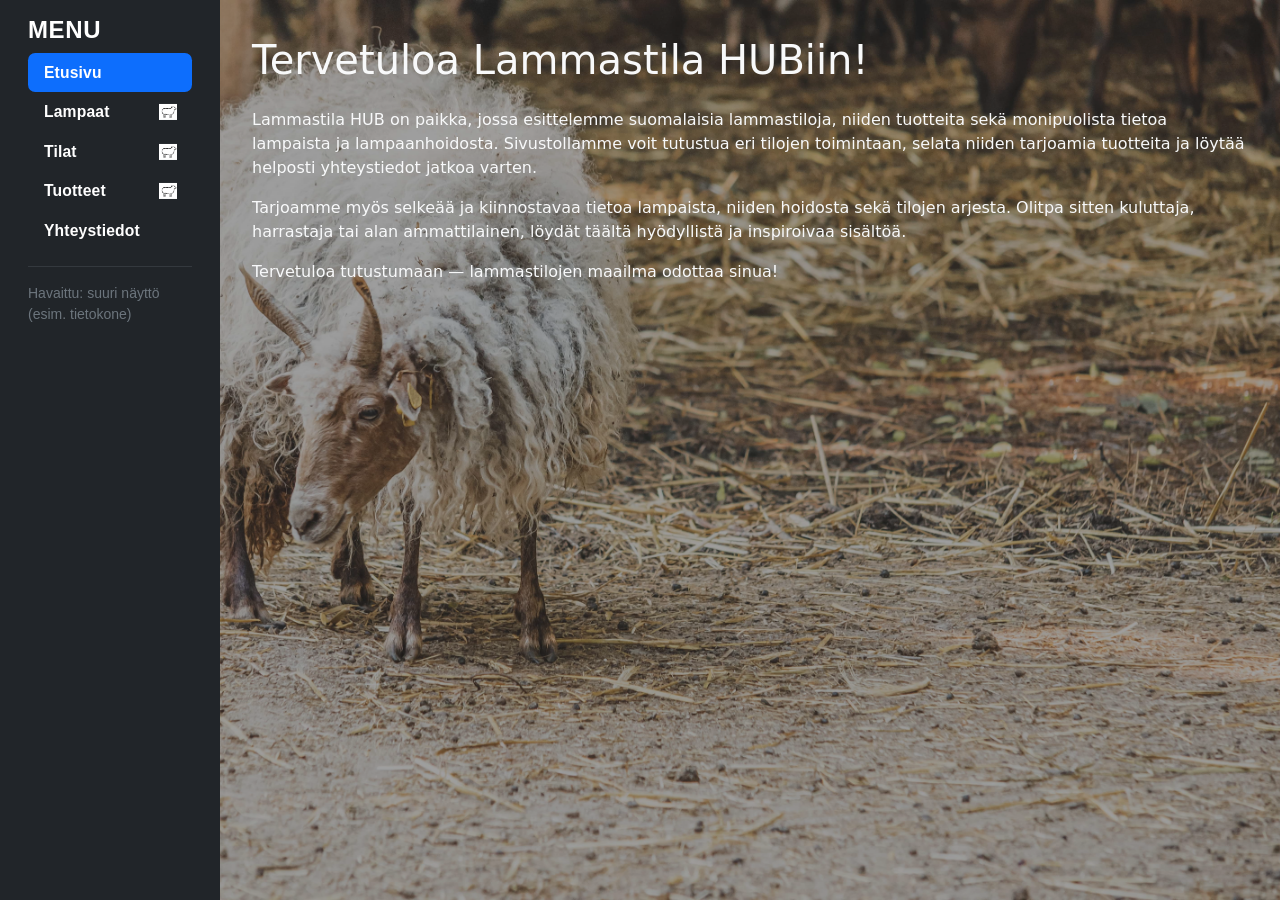
<file: index.html>
﻿<!DOCTYPE html>
<html lang="fi">
<head>
    <meta charset="UTF-8">
    <title>Lammastila - HUB</title>
    <meta name="viewport" content="width=device-width, initial-scale=1">
    <link href="https://cdn.jsdelivr.net/npm/bootstrap@5.3.3/dist/css/bootstrap.min.css" rel="stylesheet">
    <link rel="stylesheet" href="style.css">
</head>

<body>
<div class="container-fluid">
    <div class="row flex-nowrap">

        <nav class="col-12 col-md-3 col-lg-2 sidebar bg-dark text-white">
            <div class="p-3">
                <h2 class="fs-4">MENU</h2>

                <ul class="nav nav-pills flex-column mb-auto" id="mainMenu">
                    <li><a href="index.html" class="nav-link text-white active">Etusivu</a></li>
                    <li><a href="teema1.html" class="nav-link text-white">
                        Lampaat <img src="LINKKI01.png" class="menu-icon" alt="">
                    </a></li>
                    <li><a href="teema2.html" class="nav-link text-white">
                        Tilat <img src="LINKKI01.png" class="menu-icon" alt="">
                    </a></li>
                    <li><a href="teema3.html" class="nav-link text-white">
                        Tuotteet <img src="LINKKI01.png" class="menu-icon" alt="">
                    </a></li>
                    <li><a href="yhteystiedot.html" class="nav-link text-white">Yhteystiedot</a></li>
                </ul>

                <hr class="text-secondary">
                <p id="deviceInfo" class="small text-secondary"></p>
            </div>
        </nav>

        <main class="col py-3 content-area">
            <div class="content-inner">

                <h1 class="mb-4">Tervetuloa Lammastila HUBiin!</h1>

                <p>Lammastila HUB on paikka, jossa esittelemme suomalaisia lammastiloja, niiden tuotteita sekä monipuolista tietoa lampaista ja lampaanhoidosta. Sivustollamme voit tutustua eri tilojen toimintaan, selata niiden tarjoamia tuotteita ja löytää helposti yhteystiedot jatkoa varten.</p>

                <p>Tarjoamme myös selkeää ja kiinnostavaa tietoa lampaista, niiden hoidosta sekä tilojen arjesta. Olitpa sitten kuluttaja, harrastaja tai alan ammattilainen, löydät täältä hyödyllistä ja inspiroivaa sisältöä.</p>

                <p>Tervetuloa tutustumaan — lammastilojen maailma odottaa sinua!</p>

            </div>
        </main>

    </div>
</div>

<script src="https://cdn.jsdelivr.net/npm/bootstrap@5.3.3/dist/js/bootstrap.bundle.min.js"></script>
<script src="script.js"></script>
</body>
</html>
</file>
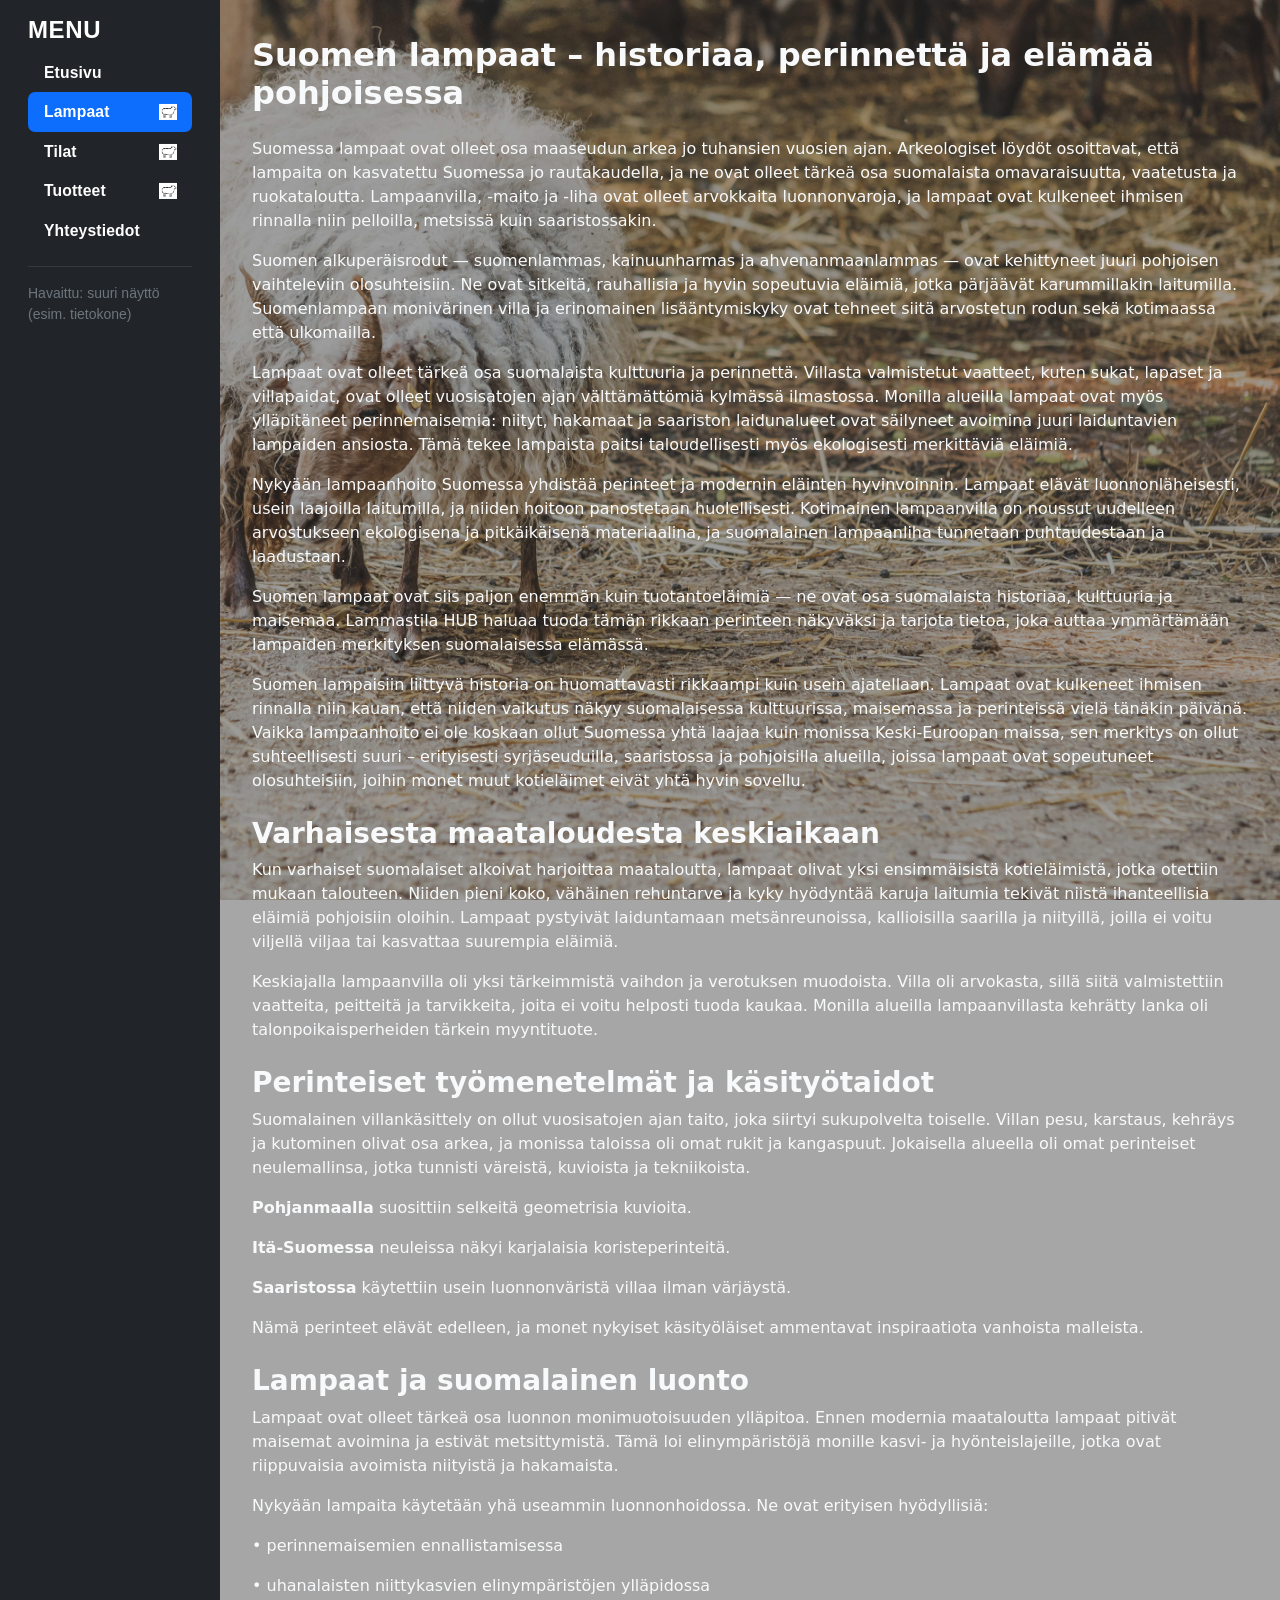
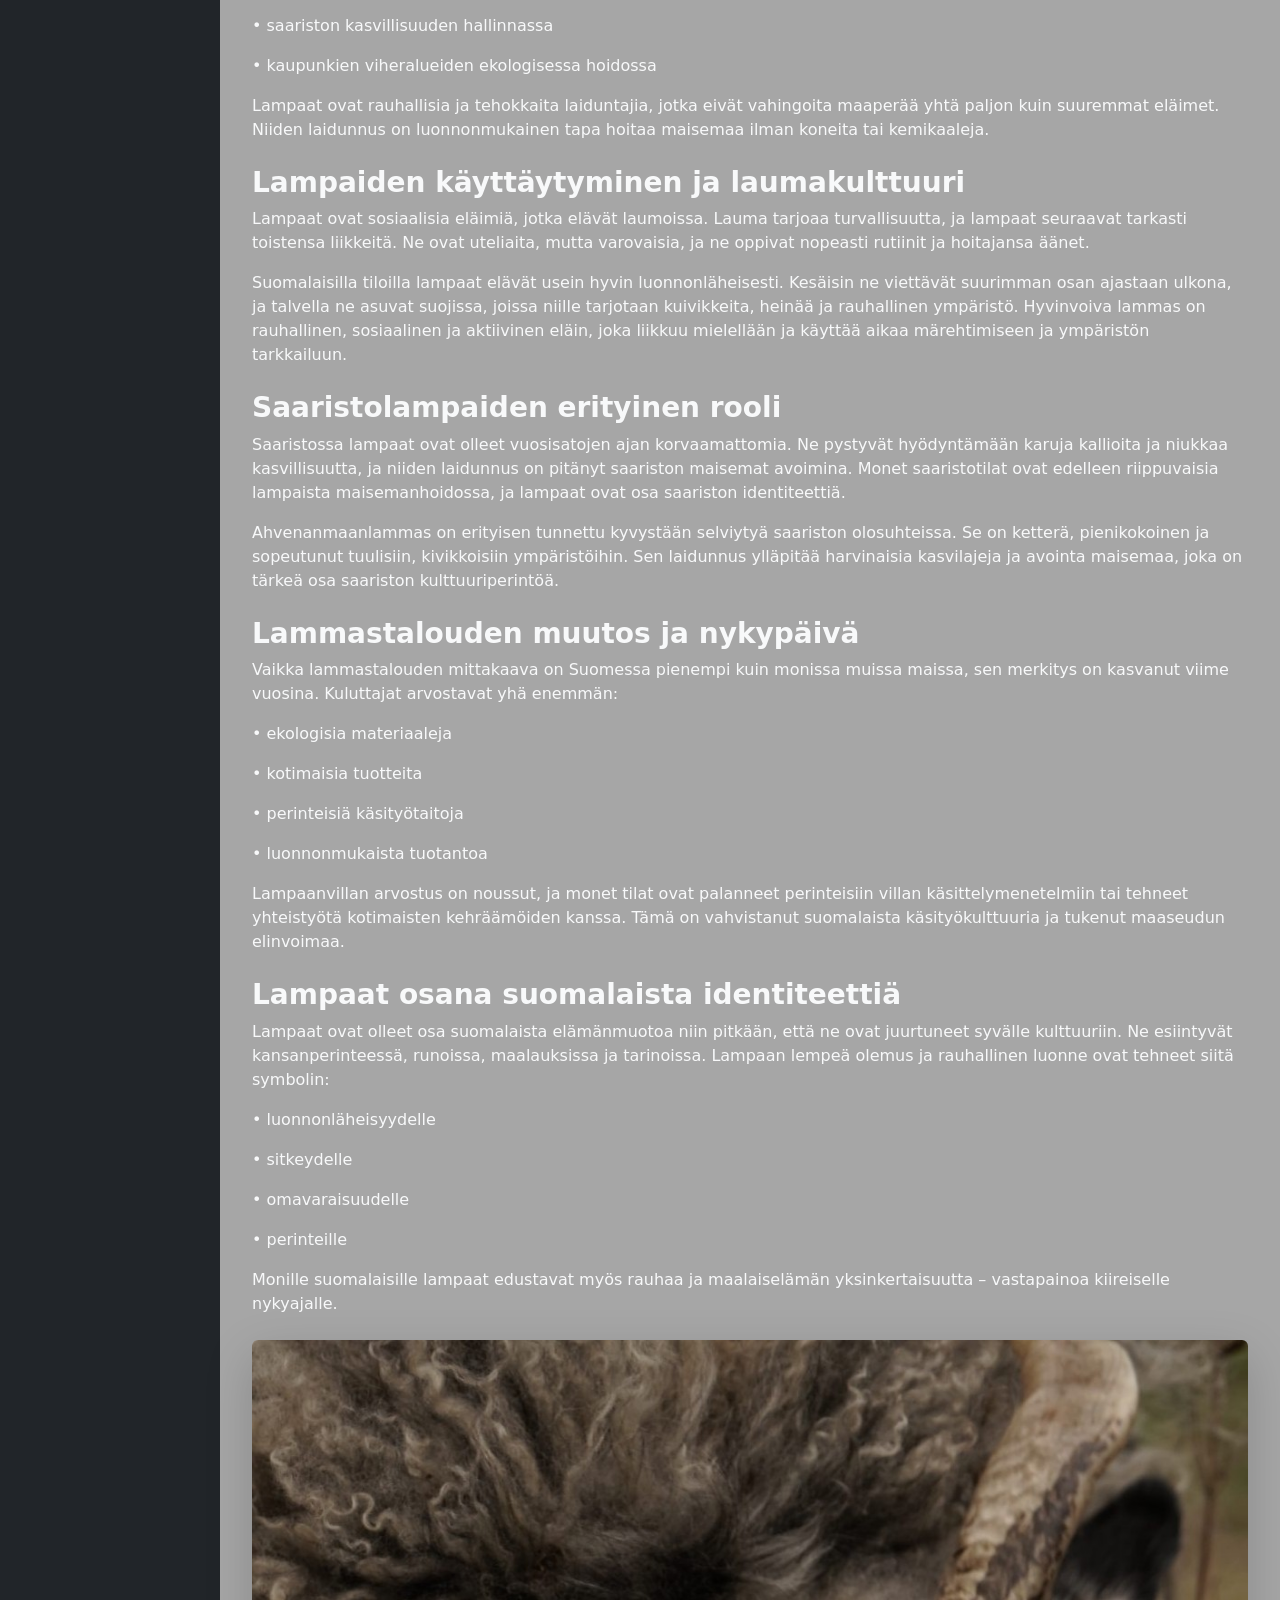
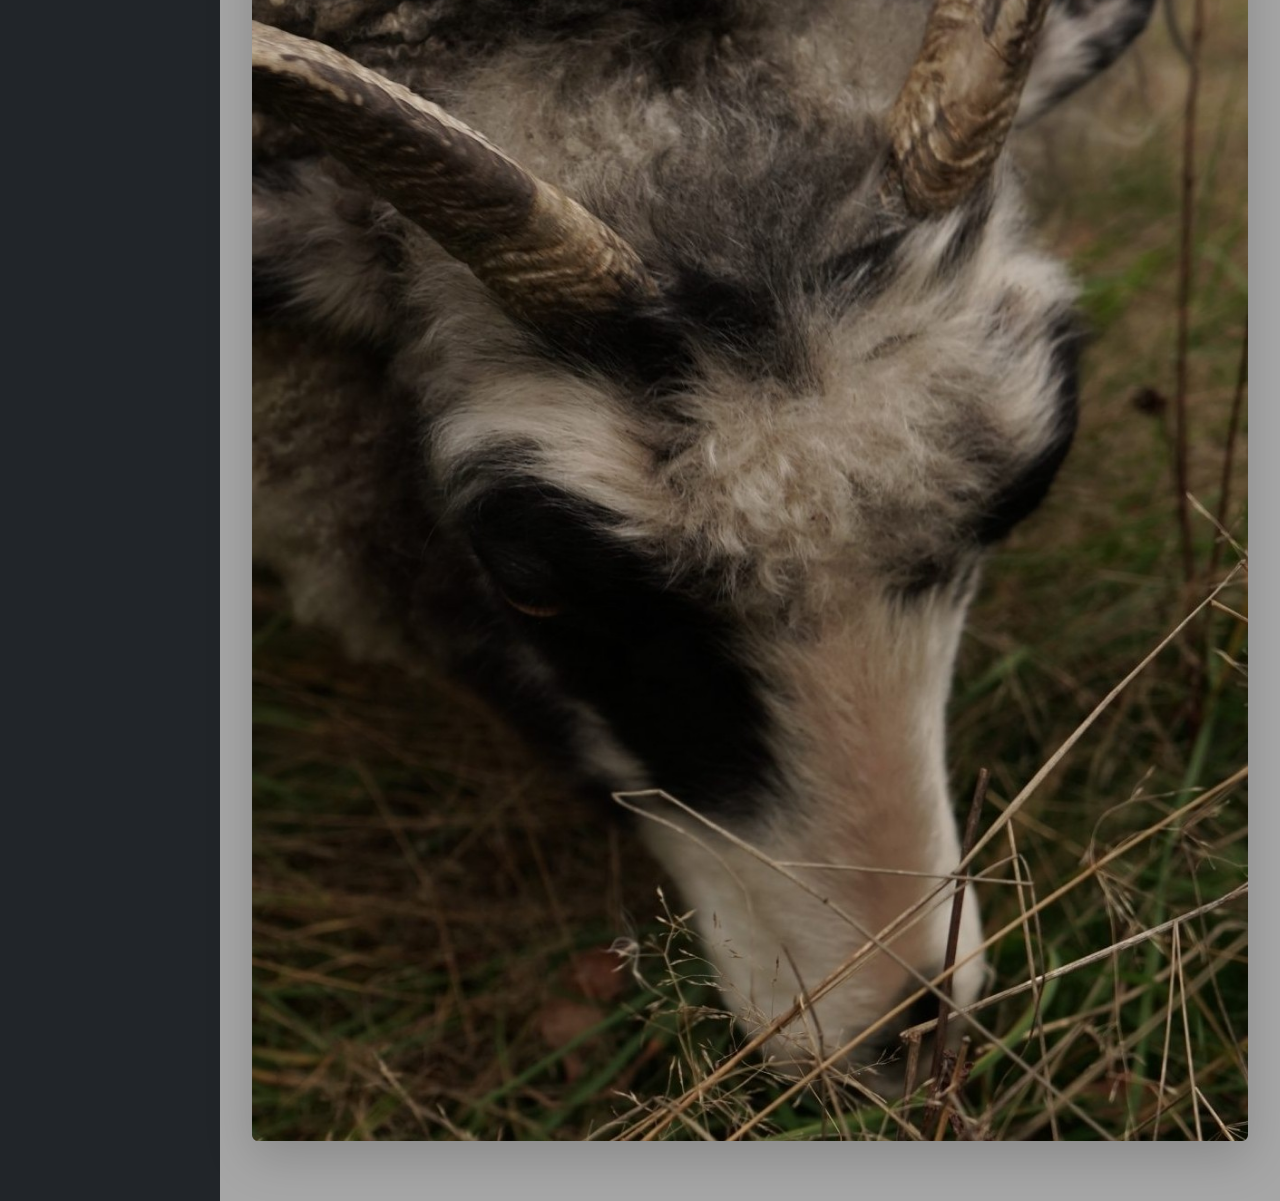
<file: teema1.html>
﻿<!DOCTYPE html>
<html lang="fi">
<head>
    <meta charset="UTF-8">
    <title>Teema1 - Lammastila HUB</title>
    <meta name="viewport" content="width=device-width, initial-scale=1">
    <link href="https://cdn.jsdelivr.net/npm/bootstrap@5.3.3/dist/css/bootstrap.min.css" rel="stylesheet">
    <link rel="stylesheet" href="style.css">
</head>

<body>
<div class="container-fluid">
    <div class="row flex-nowrap">

        <nav class="col-12 col-md-3 col-lg-2 sidebar bg-dark text-white">
            <div class="p-3">
                <h2 class="fs-4">MENU</h2>

                <ul class="nav nav-pills flex-column mb-auto" id="mainMenu">
                    <li><a href="index.html" class="nav-link text-white">Etusivu</a></li>
                    <li><a href="teema1.html" class="nav-link text-white active">
                        Lampaat <img src="LINKKI01.png" class="menu-icon" alt="">
                    </a></li>
                    <li><a href="teema2.html" class="nav-link text-white">
                        Tilat <img src="LINKKI01.png" class="menu-icon" alt="">
                    </a></li>
                    <li><a href="teema3.html" class="nav-link text-white">
                        Tuotteet <img src="LINKKI01.png" class="menu-icon" alt="">
                    </a></li>
                    <li><a href="yhteystiedot.html" class="nav-link text-white">Yhteystiedot</a></li>
                </ul>

                <hr class="text-secondary">
                <p id="deviceInfo" class="small text-secondary"></p>
            </div>
        </nav>

        <main class="col py-3 content-area">
            <div class="content-inner">

                <h1 class="mb-4" style="font-size: 2rem; font-weight: 700;">
                    Suomen lampaat – historiaa, perinnettä ja elämää pohjoisessa
                </h1>

                <p>Suomessa lampaat ovat olleet osa maaseudun arkea jo tuhansien vuosien ajan. Arkeologiset löydöt osoittavat, että lampaita on kasvatettu Suomessa jo rautakaudella, ja ne ovat olleet tärkeä osa suomalaista omavaraisuutta, vaatetusta ja ruokataloutta. Lampaanvilla, -maito ja -liha ovat olleet arvokkaita luonnonvaroja, ja lampaat ovat kulkeneet ihmisen rinnalla niin pelloilla, metsissä kuin saaristossakin.</p>

                <p>Suomen alkuperäisrodut — suomenlammas, kainuunharmas ja ahvenanmaanlammas — ovat kehittyneet juuri pohjoisen vaihteleviin olosuhteisiin. Ne ovat sitkeitä, rauhallisia ja hyvin sopeutuvia eläimiä, jotka pärjäävät karummillakin laitumilla. Suomenlampaan monivärinen villa ja erinomainen lisääntymiskyky ovat tehneet siitä arvostetun rodun sekä kotimaassa että ulkomailla.</p>

                <p>Lampaat ovat olleet tärkeä osa suomalaista kulttuuria ja perinnettä. Villasta valmistetut vaatteet, kuten sukat, lapaset ja villapaidat, ovat olleet vuosisatojen ajan välttämättömiä kylmässä ilmastossa. Monilla alueilla lampaat ovat myös ylläpitäneet perinnemaisemia: niityt, hakamaat ja saariston laidunalueet ovat säilyneet avoimina juuri laiduntavien lampaiden ansiosta. Tämä tekee lampaista paitsi taloudellisesti myös ekologisesti merkittäviä eläimiä.</p>

                <p>Nykyään lampaanhoito Suomessa yhdistää perinteet ja modernin eläinten hyvinvoinnin. Lampaat elävät luonnonläheisesti, usein laajoilla laitumilla, ja niiden hoitoon panostetaan huolellisesti. Kotimainen lampaanvilla on noussut uudelleen arvostukseen ekologisena ja pitkäikäisenä materiaalina, ja suomalainen lampaanliha tunnetaan puhtaudestaan ja laadustaan.</p>

                <p>Suomen lampaat ovat siis paljon enemmän kuin tuotantoeläimiä — ne ovat osa suomalaista historiaa, kulttuuria ja maisemaa. Lammastila HUB haluaa tuoda tämän rikkaan perinteen näkyväksi ja tarjota tietoa, joka auttaa ymmärtämään lampaiden merkityksen suomalaisessa elämässä.</p>

                <p>Suomen lampaisiin liittyvä historia on huomattavasti rikkaampi kuin usein ajatellaan. Lampaat ovat kulkeneet ihmisen rinnalla niin kauan, että niiden vaikutus näkyy suomalaisessa kulttuurissa, maisemassa ja perinteissä vielä tänäkin päivänä. Vaikka lampaanhoito ei ole koskaan ollut Suomessa yhtä laajaa kuin monissa Keski-Euroopan maissa, sen merkitys on ollut suhteellisesti suuri – erityisesti syrjäseuduilla, saaristossa ja pohjoisilla alueilla, joissa lampaat ovat sopeutuneet olosuhteisiin, joihin monet muut kotieläimet eivät yhtä hyvin sovellu.</p>

                <h3 class="mt-4"><strong>Varhaisesta maataloudesta keskiaikaan</strong></h3>
                <p>Kun varhaiset suomalaiset alkoivat harjoittaa maataloutta, lampaat olivat yksi ensimmäisistä kotieläimistä, jotka otettiin mukaan talouteen. Niiden pieni koko, vähäinen rehuntarve ja kyky hyödyntää karuja laitumia tekivät niistä ihanteellisia eläimiä pohjoisiin oloihin. Lampaat pystyivät laiduntamaan metsänreunoissa, kallioisilla saarilla ja niityillä, joilla ei voitu viljellä viljaa tai kasvattaa suurempia eläimiä.</p>

                <p>Keskiajalla lampaanvilla oli yksi tärkeimmistä vaihdon ja verotuksen muodoista. Villa oli arvokasta, sillä siitä valmistettiin vaatteita, peitteitä ja tarvikkeita, joita ei voitu helposti tuoda kaukaa. Monilla alueilla lampaanvillasta kehrätty lanka oli talonpoikaisperheiden tärkein myyntituote.</p>

                <h3 class="mt-4"><strong>Perinteiset työmenetelmät ja käsityötaidot</strong></h3>
                <p>Suomalainen villankäsittely on ollut vuosisatojen ajan taito, joka siirtyi sukupolvelta toiselle. Villan pesu, karstaus, kehräys ja kutominen olivat osa arkea, ja monissa taloissa oli omat rukit ja kangaspuut. Jokaisella alueella oli omat perinteiset neulemallinsa, jotka tunnisti väreistä, kuvioista ja tekniikoista.</p>

                <p><strong>Pohjanmaalla</strong> suosittiin selkeitä geometrisia kuvioita.</p>
                <p><strong>Itä-Suomessa</strong> neuleissa näkyi karjalaisia koristeperinteitä.</p>
                <p><strong>Saaristossa</strong> käytettiin usein luonnonväristä villaa ilman värjäystä.</p>

                <p>Nämä perinteet elävät edelleen, ja monet nykyiset käsityöläiset ammentavat inspiraatiota vanhoista malleista.</p>

                <h3 class="mt-4"><strong>Lampaat ja suomalainen luonto</strong></h3>
                <p>Lampaat ovat olleet tärkeä osa luonnon monimuotoisuuden ylläpitoa. Ennen modernia maataloutta lampaat pitivät maisemat avoimina ja estivät metsittymistä. Tämä loi elinympäristöjä monille kasvi- ja hyönteislajeille, jotka ovat riippuvaisia avoimista niityistä ja hakamaista.</p>

                <p>Nykyään lampaita käytetään yhä useammin luonnonhoidossa. Ne ovat erityisen hyödyllisiä:</p>
                <p>• perinnemaisemien ennallistamisessa</p>
                <p>• uhanalaisten niittykasvien elinympäristöjen ylläpidossa</p>
                <p>• saariston kasvillisuuden hallinnassa</p>
                <p>• kaupunkien viheralueiden ekologisessa hoidossa</p>

                <p>Lampaat ovat rauhallisia ja tehokkaita laiduntajia, jotka eivät vahingoita maaperää yhtä paljon kuin suuremmat eläimet. Niiden laidunnus on luonnonmukainen tapa hoitaa maisemaa ilman koneita tai kemikaaleja.</p>

                <h3 class="mt-4"><strong>Lampaiden käyttäytyminen ja laumakulttuuri</strong></h3>
                <p>Lampaat ovat sosiaalisia eläimiä, jotka elävät laumoissa. Lauma tarjoaa turvallisuutta, ja lampaat seuraavat tarkasti toistensa liikkeitä. Ne ovat uteliaita, mutta varovaisia, ja ne oppivat nopeasti rutiinit ja hoitajansa äänet.</p>

                <p>Suomalaisilla tiloilla lampaat elävät usein hyvin luonnonläheisesti. Kesäisin ne viettävät suurimman osan ajastaan ulkona, ja talvella ne asuvat suojissa, joissa niille tarjotaan kuivikkeita, heinää ja rauhallinen ympäristö. Hyvinvoiva lammas on rauhallinen, sosiaalinen ja aktiivinen eläin, joka liikkuu mielellään ja käyttää aikaa märehtimiseen ja ympäristön tarkkailuun.</p>

                <h3 class="mt-4"><strong>Saaristolampaiden erityinen rooli</strong></h3>
                <p>Saaristossa lampaat ovat olleet vuosisatojen ajan korvaamattomia. Ne pystyvät hyödyntämään karuja kallioita ja niukkaa kasvillisuutta, ja niiden laidunnus on pitänyt saariston maisemat avoimina. Monet saaristotilat ovat edelleen riippuvaisia lampaista maisemanhoidossa, ja lampaat ovat osa saariston identiteettiä.</p>

                <p>Ahvenanmaanlammas on erityisen tunnettu kyvystään selviytyä saariston olosuhteissa. Se on ketterä, pienikokoinen ja sopeutunut tuulisiin, kivikkoisiin ympäristöihin. Sen laidunnus ylläpitää harvinaisia kasvilajeja ja avointa maisemaa, joka on tärkeä osa saariston kulttuuriperintöä.</p>

                <h3 class="mt-4"><strong>Lammastalouden muutos ja nykypäivä</strong></h3>
                <p>Vaikka lammastalouden mittakaava on Suomessa pienempi kuin monissa muissa maissa, sen merkitys on kasvanut viime vuosina. Kuluttajat arvostavat yhä enemmän:</p>

                <p>• ekologisia materiaaleja</p>
                <p>• kotimaisia tuotteita</p>
                <p>• perinteisiä käsityötaitoja</p>
                <p>• luonnonmukaista tuotantoa</p>

                <p>Lampaanvillan arvostus on noussut, ja monet tilat ovat palanneet perinteisiin villan käsittelymenetelmiin tai tehneet yhteistyötä kotimaisten kehräämöiden kanssa. Tämä on vahvistanut suomalaista käsityökulttuuria ja tukenut maaseudun elinvoimaa.</p>

                <h3 class="mt-4"><strong>Lampaat osana suomalaista identiteettiä</strong></h3>
                <p>Lampaat ovat olleet osa suomalaista elämänmuotoa niin pitkään, että ne ovat juurtuneet syvälle kulttuuriin. Ne esiintyvät kansanperinteessä, runoissa, maalauksissa ja tarinoissa. Lampaan lempeä olemus ja rauhallinen luonne ovat tehneet siitä symbolin:</p>

                <p>• luonnonläheisyydelle</p>
                <p>• sitkeydelle</p>
                <p>• omavaraisuudelle</p>
                <p>• perinteille</p>

                <p>Monille suomalaisille lampaat edustavat myös rauhaa ja maalaiselämän yksinkertaisuutta – vastapainoa kiireiselle nykyajalle.</p>

                <img src="lampaat1-kuviasuomesta.fi-ksenia-senkova-scaled.jpg"
                     class="img-fluid rounded shadow-lg d-block mx-auto mt-4 mb-4"
                     alt="Lampaita laitumella">

            </div>
        </main>

    </div>
</div>

<script src="https://cdn.jsdelivr.net/npm/bootstrap@5.3.3/dist/js/bootstrap.bundle.min.js"></script>
<script src="script.js"></script>
</body>
</html>
</file>
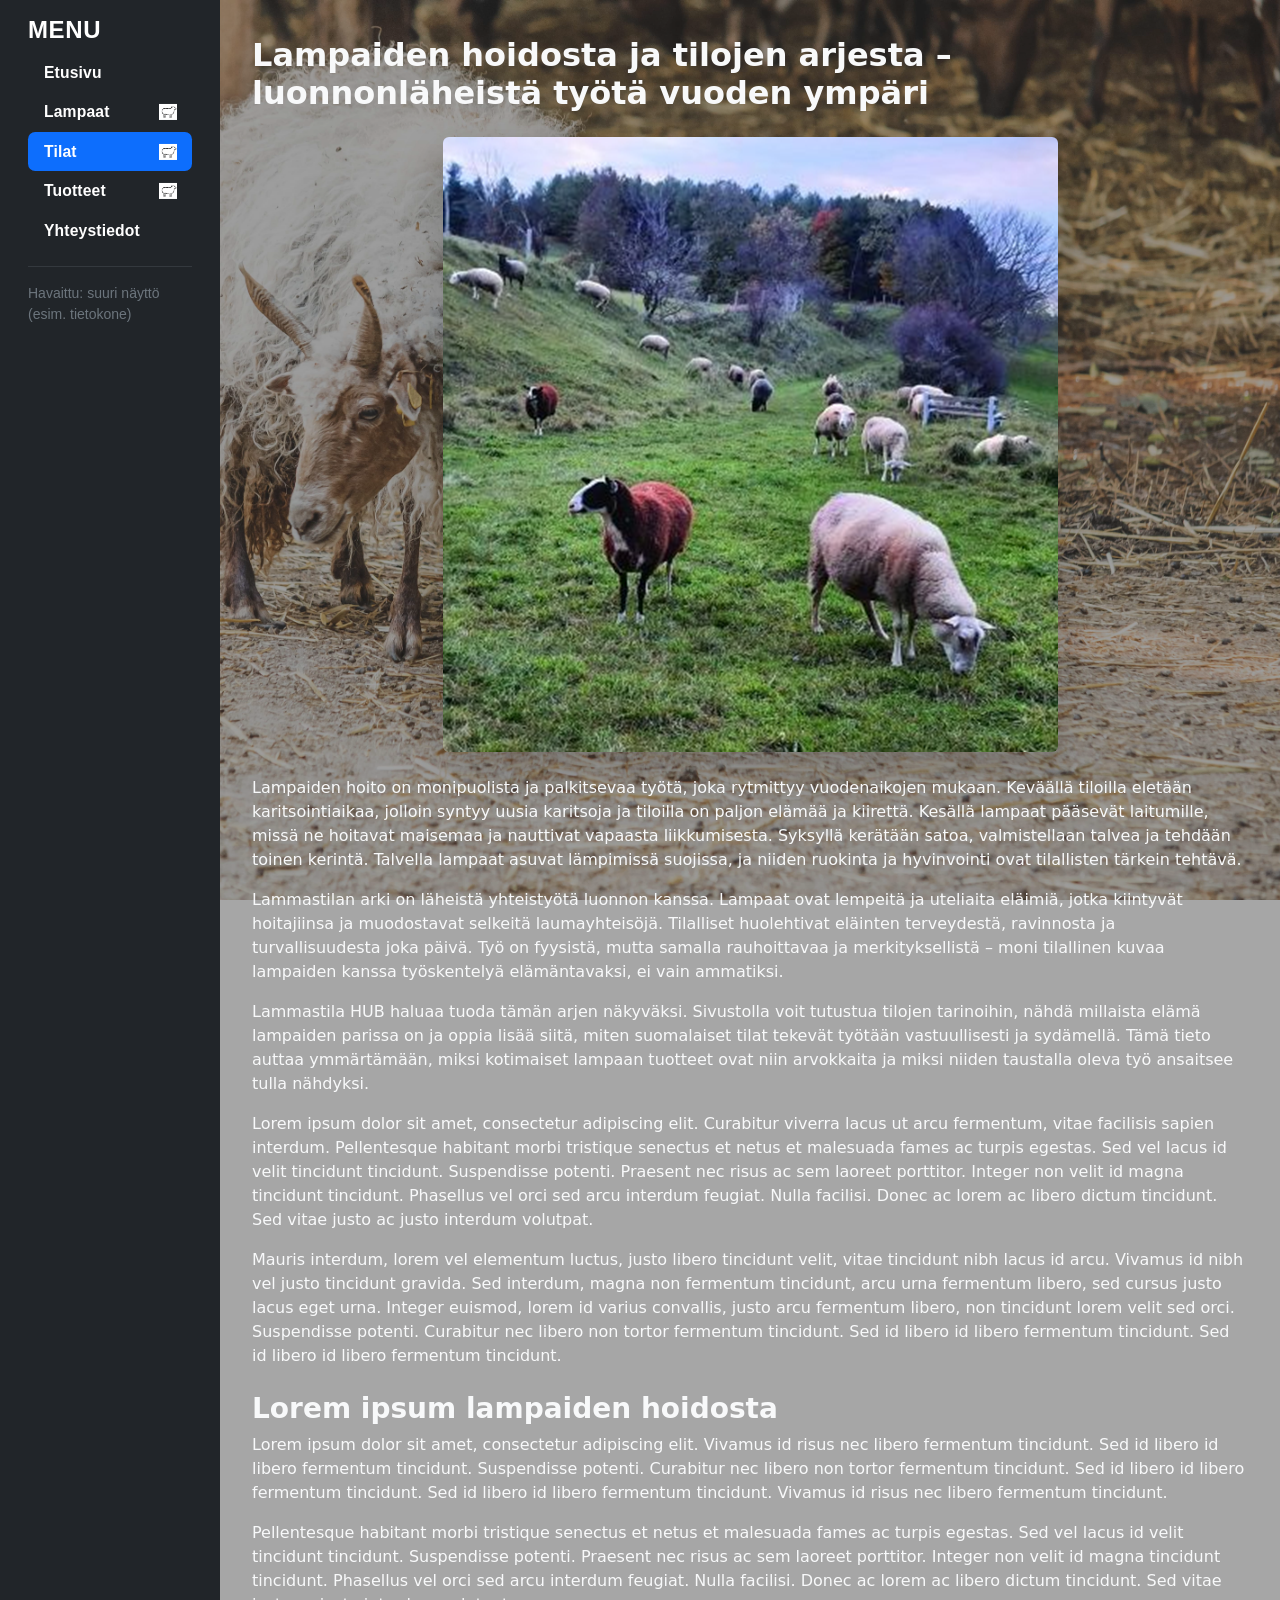
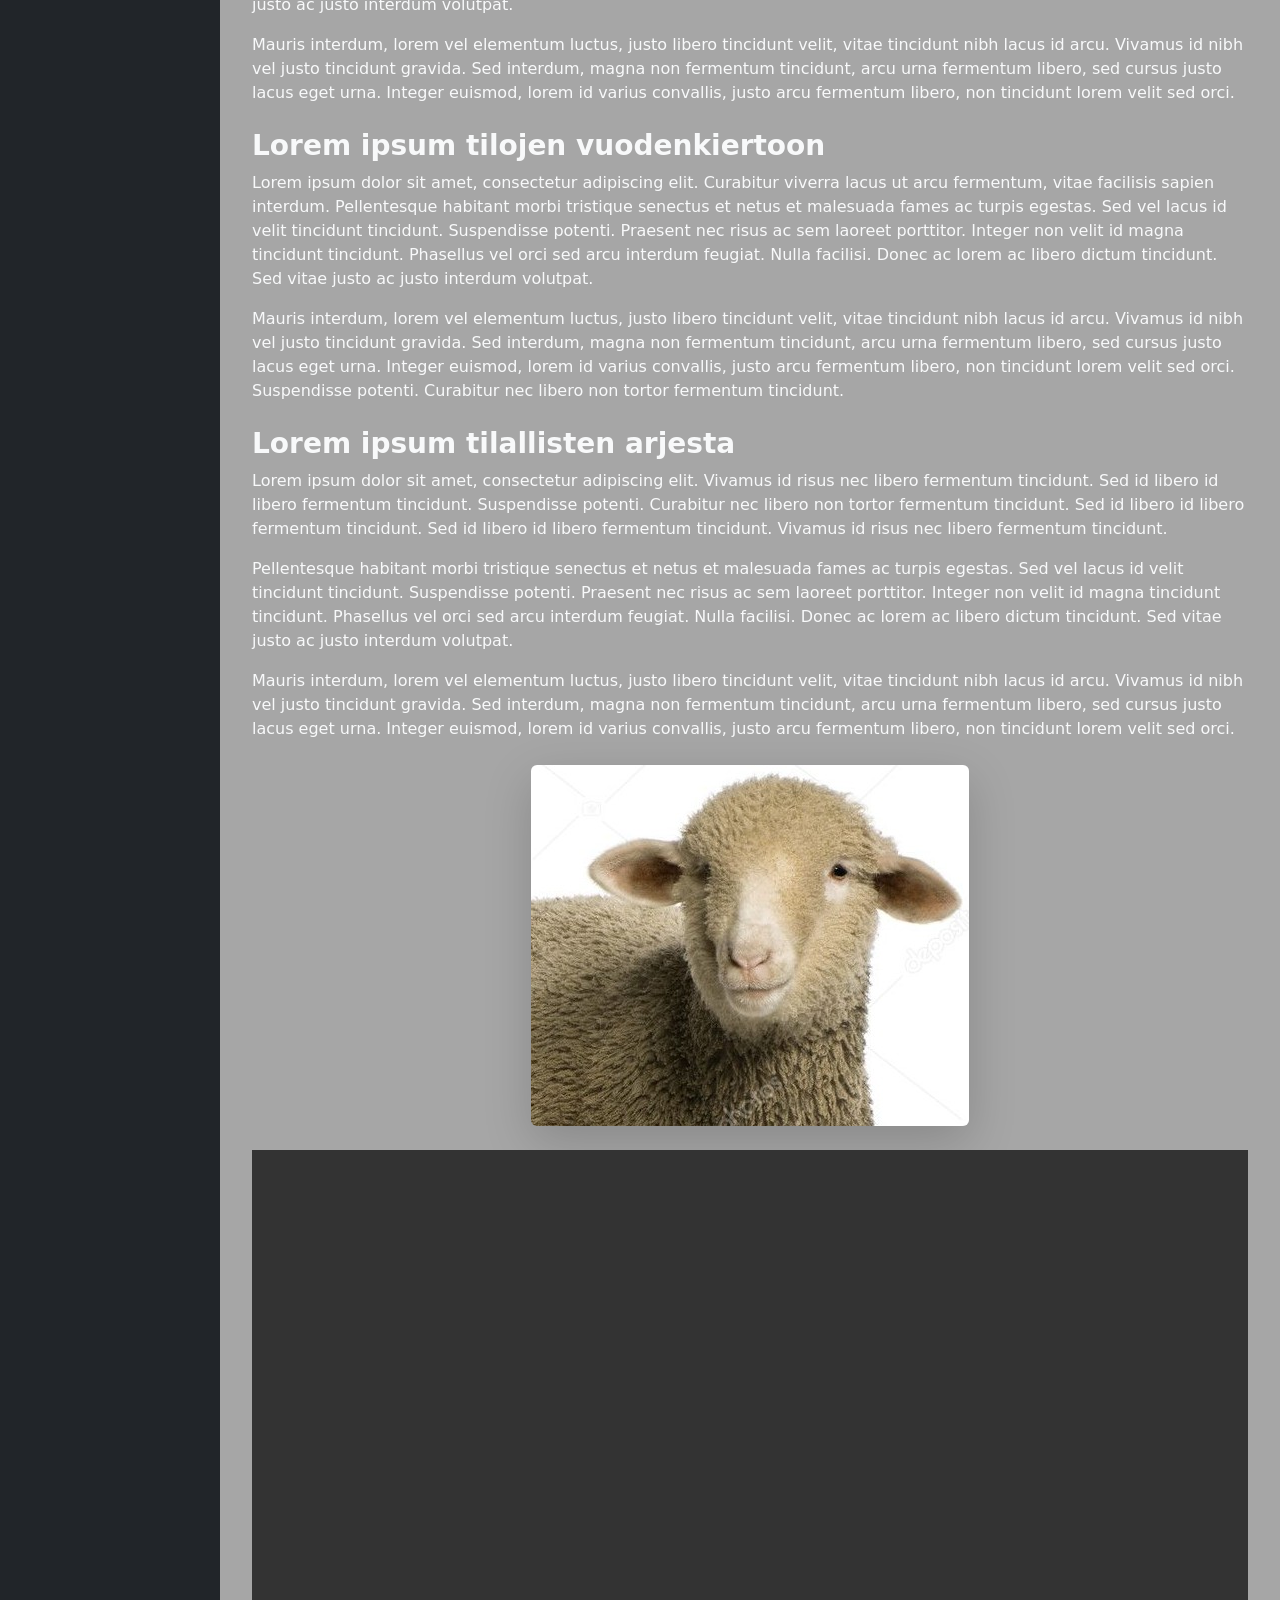
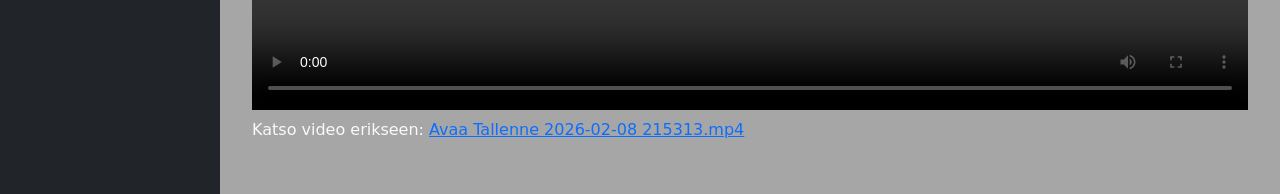
<file: teema2.html>
﻿<!DOCTYPE html>
<html lang="fi">
<head>
    <meta charset="UTF-8">
    <title>Teema2 - Lammastila HUB</title>
    <meta name="viewport" content="width=device-width, initial-scale=1">
    <link href="https://cdn.jsdelivr.net/npm/bootstrap@5.3.3/dist/css/bootstrap.min.css" rel="stylesheet">
    <link rel="stylesheet" href="style.css">
</head>

<body>
<div class="container-fluid">
    <div class="row flex-nowrap">

        <nav class="col-12 col-md-3 col-lg-2 sidebar bg-dark text-white">
            <div class="p-3">
                <h2 class="fs-4">MENU</h2>

                <ul class="nav nav-pills flex-column mb-auto" id="mainMenu">
                    <li><a href="index.html" class="nav-link text-white">Etusivu</a></li>
                    <li><a href="teema1.html" class="nav-link text-white">
                        Lampaat <img src="LINKKI01.png" class="menu-icon" alt="">
                    </a></li>
                    <li><a href="teema2.html" class="nav-link text-white active">
                        Tilat <img src="LINKKI01.png" class="menu-icon" alt="">
                    </a></li>
                    <li><a href="teema3.html" class="nav-link text-white">
                        Tuotteet <img src="LINKKI01.png" class="menu-icon" alt="">
                    </a></li>
                    <li><a href="yhteystiedot.html" class="nav-link text-white">Yhteystiedot</a></li>
                </ul>

                <hr class="text-secondary">
                <p id="deviceInfo" class="small text-secondary"></p>
            </div>
        </nav>

        <main class="col py-3 content-area">
            <div class="content-inner">

                <h1 class="mb-4" style="font-size: 2rem; font-weight: 700;">
                    Lampaiden hoidosta ja tilojen arjesta – luonnonläheistä työtä vuoden ympäri
                </h1>

                <!-- KUVA 1: KESKITETTY + VARJO + PYÖRISTETTY -->
                <img src="image.png"
                     class="img-fluid rounded shadow-lg d-block mx-auto mb-4"
                     alt="Teema2 kuva">

                <p>Lampaiden hoito on monipuolista ja palkitsevaa työtä, joka rytmittyy vuodenaikojen mukaan. Keväällä tiloilla eletään karitsointiaikaa, jolloin syntyy uusia karitsoja ja tiloilla on paljon elämää ja kiirettä. Kesällä lampaat pääsevät laitumille, missä ne hoitavat maisemaa ja nauttivat vapaasta liikkumisesta. Syksyllä kerätään satoa, valmistellaan talvea ja tehdään toinen kerintä. Talvella lampaat asuvat lämpimissä suojissa, ja niiden ruokinta ja hyvinvointi ovat tilallisten tärkein tehtävä.</p>

                <p>Lammastilan arki on läheistä yhteistyötä luonnon kanssa. Lampaat ovat lempeitä ja uteliaita eläimiä, jotka kiintyvät hoitajiinsa ja muodostavat selkeitä laumayhteisöjä. Tilalliset huolehtivat eläinten terveydestä, ravinnosta ja turvallisuudesta joka päivä. Työ on fyysistä, mutta samalla rauhoittavaa ja merkityksellistä – moni tilallinen kuvaa lampaiden kanssa työskentelyä elämäntavaksi, ei vain ammatiksi.</p>

                <p>Lammastila HUB haluaa tuoda tämän arjen näkyväksi. Sivustolla voit tutustua tilojen tarinoihin, nähdä millaista elämä lampaiden parissa on ja oppia lisää siitä, miten suomalaiset tilat tekevät työtään vastuullisesti ja sydämellä. Tämä tieto auttaa ymmärtämään, miksi kotimaiset lampaan tuotteet ovat niin arvokkaita ja miksi niiden taustalla oleva työ ansaitsee tulla nähdyksi.</p>

                <p>Lorem ipsum dolor sit amet, consectetur adipiscing elit. Curabitur viverra lacus ut arcu fermentum, vitae facilisis sapien interdum. Pellentesque habitant morbi tristique senectus et netus et malesuada fames ac turpis egestas. Sed vel lacus id velit tincidunt tincidunt. Suspendisse potenti. Praesent nec risus ac sem laoreet porttitor. Integer non velit id magna tincidunt tincidunt. Phasellus vel orci sed arcu interdum feugiat. Nulla facilisi. Donec ac lorem ac libero dictum tincidunt. Sed vitae justo ac justo interdum volutpat.</p>

                <p>Mauris interdum, lorem vel elementum luctus, justo libero tincidunt velit, vitae tincidunt nibh lacus id arcu. Vivamus id nibh vel justo tincidunt gravida. Sed interdum, magna non fermentum tincidunt, arcu urna fermentum libero, sed cursus justo lacus eget urna. Integer euismod, lorem id varius convallis, justo arcu fermentum libero, non tincidunt lorem velit sed orci. Suspendisse potenti. Curabitur nec libero non tortor fermentum tincidunt. Sed id libero id libero fermentum tincidunt. Sed id libero id libero fermentum tincidunt.</p>

                <h3 class="mt-4"><strong>Lorem ipsum lampaiden hoidosta</strong></h3>
                <p>Lorem ipsum dolor sit amet, consectetur adipiscing elit. Vivamus id risus nec libero fermentum tincidunt. Sed id libero id libero fermentum tincidunt. Suspendisse potenti. Curabitur nec libero non tortor fermentum tincidunt. Sed id libero id libero fermentum tincidunt. Sed id libero id libero fermentum tincidunt. Vivamus id risus nec libero fermentum tincidunt.</p>

                <p>Pellentesque habitant morbi tristique senectus et netus et malesuada fames ac turpis egestas. Sed vel lacus id velit tincidunt tincidunt. Suspendisse potenti. Praesent nec risus ac sem laoreet porttitor. Integer non velit id magna tincidunt tincidunt. Phasellus vel orci sed arcu interdum feugiat. Nulla facilisi. Donec ac lorem ac libero dictum tincidunt. Sed vitae justo ac justo interdum volutpat.</p>

                <p>Mauris interdum, lorem vel elementum luctus, justo libero tincidunt velit, vitae tincidunt nibh lacus id arcu. Vivamus id nibh vel justo tincidunt gravida. Sed interdum, magna non fermentum tincidunt, arcu urna fermentum libero, sed cursus justo lacus eget urna. Integer euismod, lorem id varius convallis, justo arcu fermentum libero, non tincidunt lorem velit sed orci.</p>

                <h3 class="mt-4"><strong>Lorem ipsum tilojen vuodenkiertoon</strong></h3>
                <p>Lorem ipsum dolor sit amet, consectetur adipiscing elit. Curabitur viverra lacus ut arcu fermentum, vitae facilisis sapien interdum. Pellentesque habitant morbi tristique senectus et netus et malesuada fames ac turpis egestas. Sed vel lacus id velit tincidunt tincidunt. Suspendisse potenti. Praesent nec risus ac sem laoreet porttitor. Integer non velit id magna tincidunt tincidunt. Phasellus vel orci sed arcu interdum feugiat. Nulla facilisi. Donec ac lorem ac libero dictum tincidunt. Sed vitae justo ac justo interdum volutpat.</p>

                <p>Mauris interdum, lorem vel elementum luctus, justo libero tincidunt velit, vitae tincidunt nibh lacus id arcu. Vivamus id nibh vel justo tincidunt gravida. Sed interdum, magna non fermentum tincidunt, arcu urna fermentum libero, sed cursus justo lacus eget urna. Integer euismod, lorem id varius convallis, justo arcu fermentum libero, non tincidunt lorem velit sed orci. Suspendisse potenti. Curabitur nec libero non tortor fermentum tincidunt.</p>

                <h3 class="mt-4"><strong>Lorem ipsum tilallisten arjesta</strong></h3>
                <p>Lorem ipsum dolor sit amet, consectetur adipiscing elit. Vivamus id risus nec libero fermentum tincidunt. Sed id libero id libero fermentum tincidunt. Suspendisse potenti. Curabitur nec libero non tortor fermentum tincidunt. Sed id libero id libero fermentum tincidunt. Sed id libero id libero fermentum tincidunt. Vivamus id risus nec libero fermentum tincidunt.</p>

                <p>Pellentesque habitant morbi tristique senectus et netus et malesuada fames ac turpis egestas. Sed vel lacus id velit tincidunt tincidunt. Suspendisse potenti. Praesent nec risus ac sem laoreet porttitor. Integer non velit id magna tincidunt tincidunt. Phasellus vel orci sed arcu interdum feugiat. Nulla facilisi. Donec ac lorem ac libero dictum tincidunt. Sed vitae justo ac justo interdum volutpat.</p>

                <p>Mauris interdum, lorem vel elementum luctus, justo libero tincidunt velit, vitae tincidunt nibh lacus id arcu. Vivamus id nibh vel justo tincidunt gravida. Sed interdum, magna non fermentum tincidunt, arcu urna fermentum libero, sed cursus justo lacus eget urna. Integer euismod, lorem id varius convallis, justo arcu fermentum libero, non tincidunt lorem velit sed orci.</p>

                <!-- KUVA 2: KESKITETTY + VARJO + PYÖRISTETTY -->
                <img src="lampaanpaa.jpg"
                     class="img-fluid rounded shadow-lg d-block mx-auto mt-4 mb-4"
                     alt="Lampaan pää">

                <!-- VIDEO -->
                <div class="ratio ratio-16x9 mt-4">
                    <video controls>
                        <source src="Tallenne 2026-02-08 215313.mp4" type="video/mp4">
                        Selaimesi ei tue videon toistoa.
                    </video>
                </div>

                <p class="mt-2">
                    Katso video erikseen:
                    <a href="Tallenne 2026-02-08 215313.mp4" target="_blank">Avaa Tallenne 2026-02-08 215313.mp4</a>
                </p>

            </div>
        </main>

    </div>
</div>

<script src="https://cdn.jsdelivr.net/npm/bootstrap@5.3.3/dist/js/bootstrap.bundle.min.js"></script>
<script src="script.js"></script>
</body>
</html>
</file>
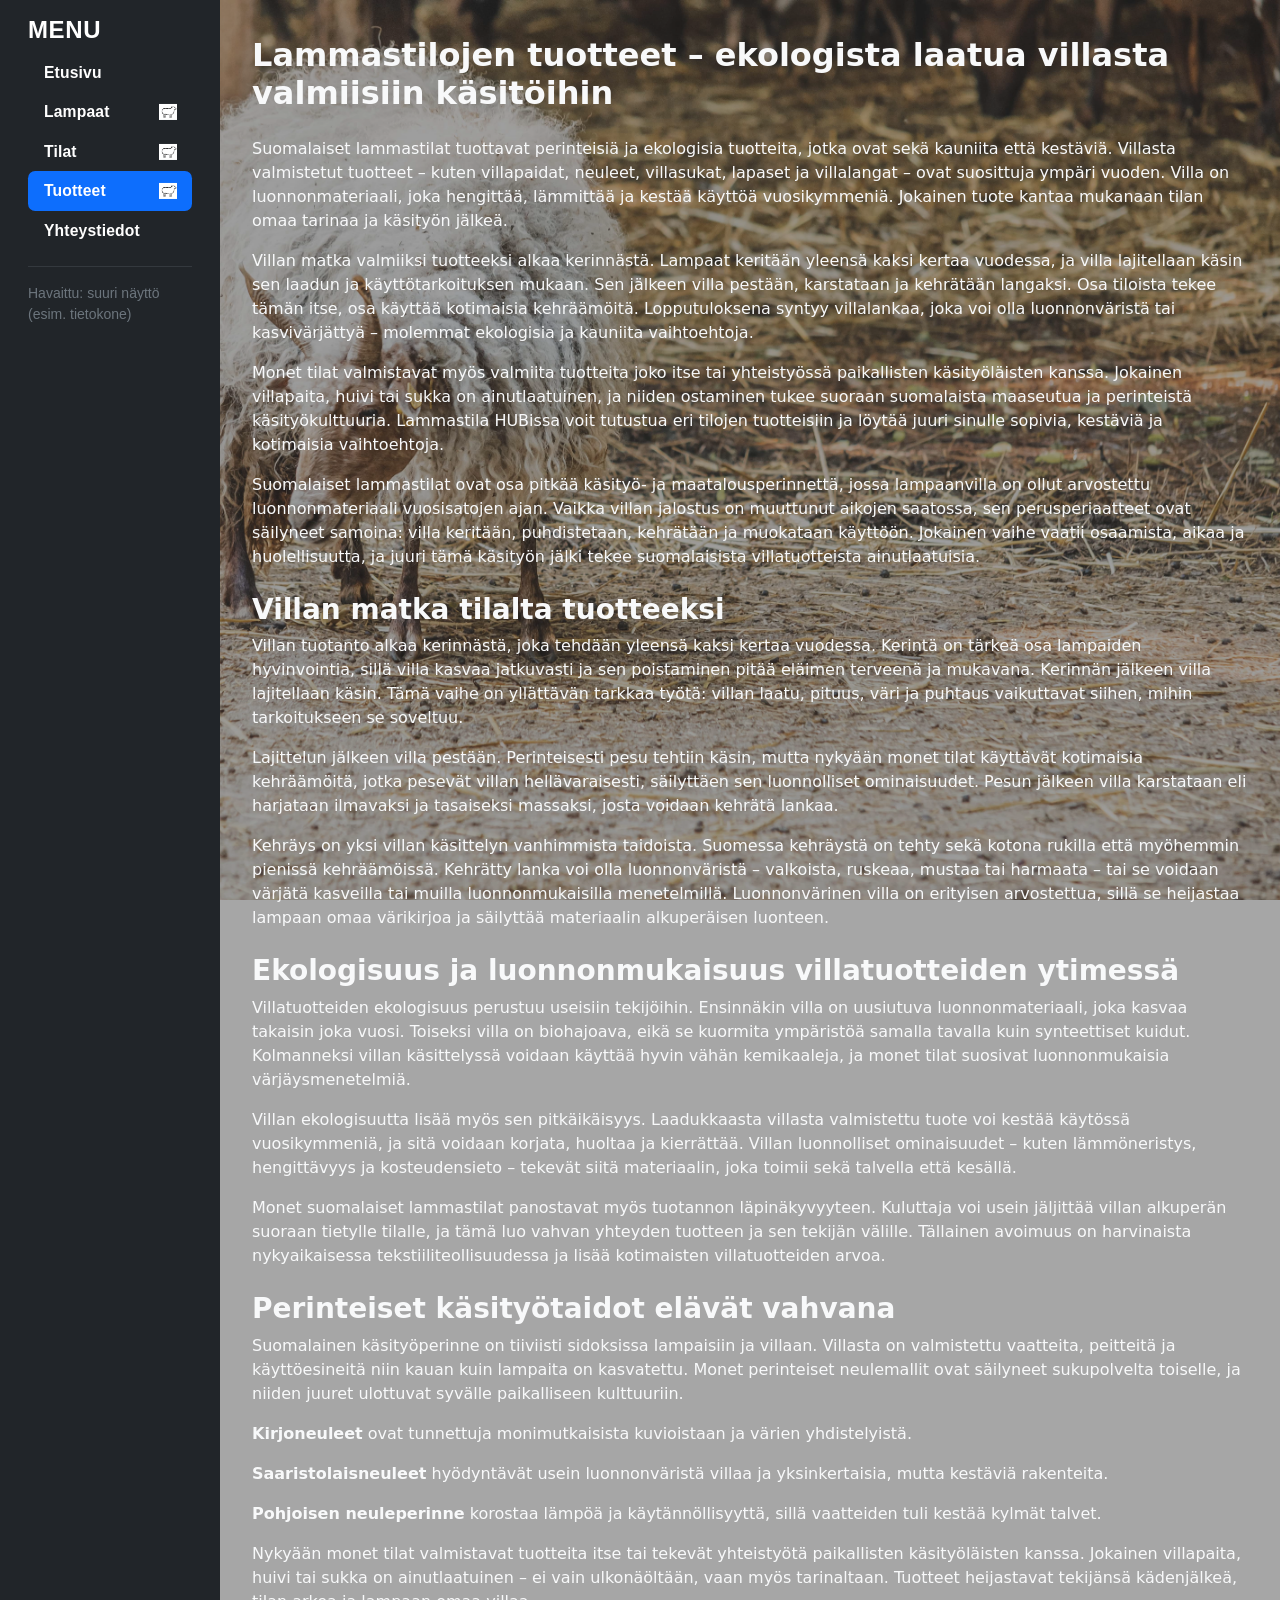
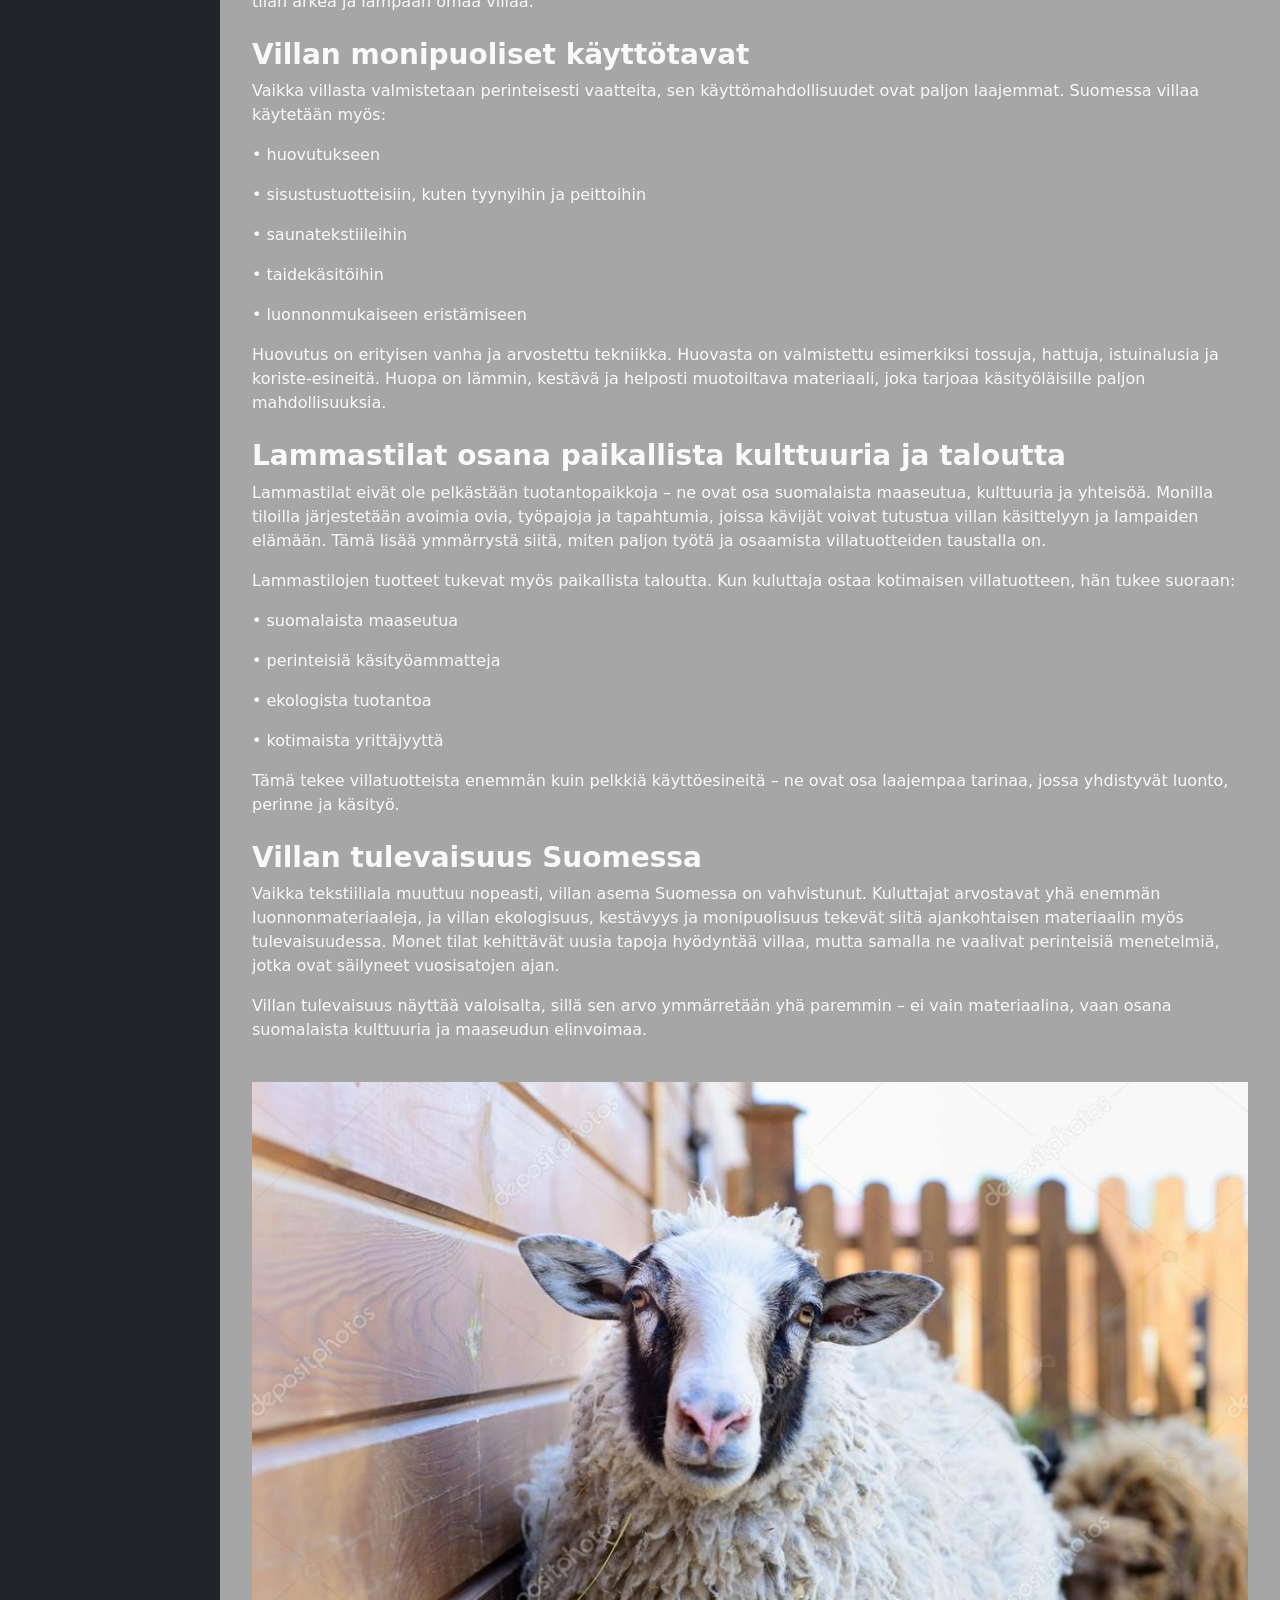
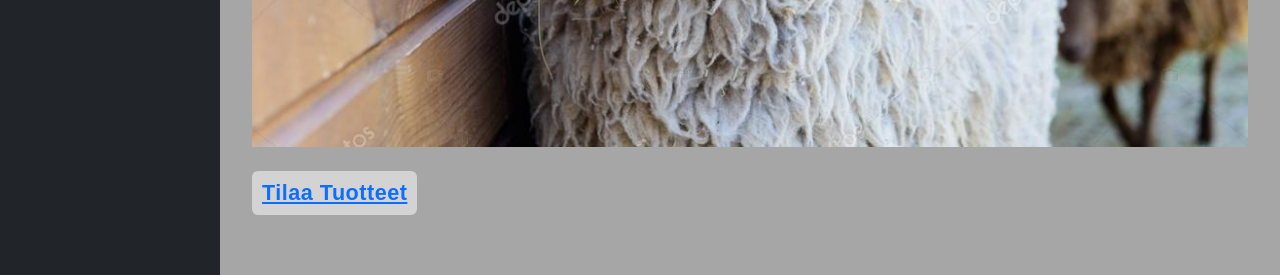
<file: teema3.html>
﻿<!DOCTYPE html>
<html lang="fi">
<head>
    <meta charset="UTF-8">
    <title>Teema3 - Lammastila HUB</title>
    <meta name="viewport" content="width=device-width, initial-scale=1">
    <link href="https://cdn.jsdelivr.net/npm/bootstrap@5.3.3/dist/css/bootstrap.min.css" rel="stylesheet">
    <link rel="stylesheet" href="style.css">
</head>

<body>
<div class="container-fluid">
    <div class="row flex-nowrap">

        <nav class="col-12 col-md-3 col-lg-2 sidebar bg-dark text-white">
            <div class="p-3">
                <h2 class="fs-4">MENU</h2>

                <ul class="nav nav-pills flex-column mb-auto" id="mainMenu">
                    <li><a href="index.html" class="nav-link text-white">Etusivu</a></li>

                    <li><a href="teema1.html" class="nav-link text-white">
                        Lampaat <img src="LINKKI01.png" class="menu-icon" alt="">
                    </a></li>

                    <li><a href="teema2.html" class="nav-link text-white">
                        Tilat <img src="LINKKI01.png" class="menu-icon" alt="">
                    </a></li>

                    <li><a href="teema3.html" class="nav-link text-white active">
                        Tuotteet <img src="LINKKI01.png" class="menu-icon" alt="">
                    </a></li>

                    <li><a href="yhteystiedot.html" class="nav-link text-white">Yhteystiedot</a></li>
                </ul>

                <hr class="text-secondary">
                <p id="deviceInfo" class="small text-secondary"></p>
            </div>
        </nav>

        <main class="col py-3 content-area">
            <div class="content-inner">

                <h1 class="mb-4" style="font-size: 2rem; font-weight: 700;">
                    Lammastilojen tuotteet – ekologista laatua villasta valmiisiin käsitöihin
                </h1>

                <p>Suomalaiset lammastilat tuottavat perinteisiä ja ekologisia tuotteita, jotka ovat sekä kauniita että kestäviä. Villasta valmistetut tuotteet – kuten villapaidat, neuleet, villasukat, lapaset ja villalangat – ovat suosittuja ympäri vuoden. Villa on luonnonmateriaali, joka hengittää, lämmittää ja kestää käyttöä vuosikymmeniä. Jokainen tuote kantaa mukanaan tilan omaa tarinaa ja käsityön jälkeä.</p>

                <p>Villan matka valmiiksi tuotteeksi alkaa kerinnästä. Lampaat keritään yleensä kaksi kertaa vuodessa, ja villa lajitellaan käsin sen laadun ja käyttötarkoituksen mukaan. Sen jälkeen villa pestään, karstataan ja kehrätään langaksi. Osa tiloista tekee tämän itse, osa käyttää kotimaisia kehräämöitä. Lopputuloksena syntyy villalankaa, joka voi olla luonnonväristä tai kasvivärjättyä – molemmat ekologisia ja kauniita vaihtoehtoja.</p>

                <p>Monet tilat valmistavat myös valmiita tuotteita joko itse tai yhteistyössä paikallisten käsityöläisten kanssa. Jokainen villapaita, huivi tai sukka on ainutlaatuinen, ja niiden ostaminen tukee suoraan suomalaista maaseutua ja perinteistä käsityökulttuuria. Lammastila HUBissa voit tutustua eri tilojen tuotteisiin ja löytää juuri sinulle sopivia, kestäviä ja kotimaisia vaihtoehtoja.</p>

                <p>Suomalaiset lammastilat ovat osa pitkää käsityö- ja maatalousperinnettä, jossa lampaanvilla on ollut arvostettu luonnonmateriaali vuosisatojen ajan. Vaikka villan jalostus on muuttunut aikojen saatossa, sen perusperiaatteet ovat säilyneet samoina: villa keritään, puhdistetaan, kehrätään ja muokataan käyttöön. Jokainen vaihe vaatii osaamista, aikaa ja huolellisuutta, ja juuri tämä käsityön jälki tekee suomalaisista villatuotteista ainutlaatuisia.</p>

                <h3 class="mt-4"><strong>Villan matka tilalta tuotteeksi</strong></h3>
                <p>Villan tuotanto alkaa kerinnästä, joka tehdään yleensä kaksi kertaa vuodessa. Kerintä on tärkeä osa lampaiden hyvinvointia, sillä villa kasvaa jatkuvasti ja sen poistaminen pitää eläimen terveenä ja mukavana. Kerinnän jälkeen villa lajitellaan käsin. Tämä vaihe on yllättävän tarkkaa työtä: villan laatu, pituus, väri ja puhtaus vaikuttavat siihen, mihin tarkoitukseen se soveltuu.</p>

                <p>Lajittelun jälkeen villa pestään. Perinteisesti pesu tehtiin käsin, mutta nykyään monet tilat käyttävät kotimaisia kehräämöitä, jotka pesevät villan hellävaraisesti, säilyttäen sen luonnolliset ominaisuudet. Pesun jälkeen villa karstataan eli harjataan ilmavaksi ja tasaiseksi massaksi, josta voidaan kehrätä lankaa.</p>

                <p>Kehräys on yksi villan käsittelyn vanhimmista taidoista. Suomessa kehräystä on tehty sekä kotona rukilla että myöhemmin pienissä kehräämöissä. Kehrätty lanka voi olla luonnonväristä – valkoista, ruskeaa, mustaa tai harmaata – tai se voidaan värjätä kasveilla tai muilla luonnonmukaisilla menetelmillä. Luonnonvärinen villa on erityisen arvostettua, sillä se heijastaa lampaan omaa värikirjoa ja säilyttää materiaalin alkuperäisen luonteen.</p>

                <h3 class="mt-4"><strong>Ekologisuus ja luonnonmukaisuus villatuotteiden ytimessä</strong></h3>
                <p>Villatuotteiden ekologisuus perustuu useisiin tekijöihin. Ensinnäkin villa on uusiutuva luonnonmateriaali, joka kasvaa takaisin joka vuosi. Toiseksi villa on biohajoava, eikä se kuormita ympäristöä samalla tavalla kuin synteettiset kuidut. Kolmanneksi villan käsittelyssä voidaan käyttää hyvin vähän kemikaaleja, ja monet tilat suosivat luonnonmukaisia värjäysmenetelmiä.</p>

                <p>Villan ekologisuutta lisää myös sen pitkäikäisyys. Laadukkaasta villasta valmistettu tuote voi kestää käytössä vuosikymmeniä, ja sitä voidaan korjata, huoltaa ja kierrättää. Villan luonnolliset ominaisuudet – kuten lämmöneristys, hengittävyys ja kosteudensieto – tekevät siitä materiaalin, joka toimii sekä talvella että kesällä.</p>

                <p>Monet suomalaiset lammastilat panostavat myös tuotannon läpinäkyvyyteen. Kuluttaja voi usein jäljittää villan alkuperän suoraan tietylle tilalle, ja tämä luo vahvan yhteyden tuotteen ja sen tekijän välille. Tällainen avoimuus on harvinaista nykyaikaisessa tekstiiliteollisuudessa ja lisää kotimaisten villatuotteiden arvoa.</p>

                <h3 class="mt-4"><strong>Perinteiset käsityötaidot elävät vahvana</strong></h3>
                <p>Suomalainen käsityöperinne on tiiviisti sidoksissa lampaisiin ja villaan. Villasta on valmistettu vaatteita, peitteitä ja käyttöesineitä niin kauan kuin lampaita on kasvatettu. Monet perinteiset neulemallit ovat säilyneet sukupolvelta toiselle, ja niiden juuret ulottuvat syvälle paikalliseen kulttuuriin.</p>

                <p><strong>Kirjoneuleet</strong> ovat tunnettuja monimutkaisista kuvioistaan ja värien yhdistelyistä.</p>
                <p><strong>Saaristolaisneuleet</strong> hyödyntävät usein luonnonväristä villaa ja yksinkertaisia, mutta kestäviä rakenteita.</p>
                <p><strong>Pohjoisen neuleperinne</strong> korostaa lämpöä ja käytännöllisyyttä, sillä vaatteiden tuli kestää kylmät talvet.</p>

                <p>Nykyään monet tilat valmistavat tuotteita itse tai tekevät yhteistyötä paikallisten käsityöläisten kanssa. Jokainen villapaita, huivi tai sukka on ainutlaatuinen – ei vain ulkonäöltään, vaan myös tarinaltaan. Tuotteet heijastavat tekijänsä kädenjälkeä, tilan arkea ja lampaan omaa villaa.</p>

                <h3 class="mt-4"><strong>Villan monipuoliset käyttötavat</strong></h3>
                <p>Vaikka villasta valmistetaan perinteisesti vaatteita, sen käyttömahdollisuudet ovat paljon laajemmat. Suomessa villaa käytetään myös:</p>

                <p>• huovutukseen</p>
                <p>• sisustustuotteisiin, kuten tyynyihin ja peittoihin</p>
                <p>• saunatekstiileihin</p>
                <p>• taidekäsitöihin</p>
                <p>• luonnonmukaiseen eristämiseen</p>

                <p>Huovutus on erityisen vanha ja arvostettu tekniikka. Huovasta on valmistettu esimerkiksi tossuja, hattuja, istuinalusia ja koriste-esineitä. Huopa on lämmin, kestävä ja helposti muotoiltava materiaali, joka tarjoaa käsityöläisille paljon mahdollisuuksia.</p>

                <h3 class="mt-4"><strong>Lammastilat osana paikallista kulttuuria ja taloutta</strong></h3>
                <p>Lammastilat eivät ole pelkästään tuotantopaikkoja – ne ovat osa suomalaista maaseutua, kulttuuria ja yhteisöä. Monilla tiloilla järjestetään avoimia ovia, työpajoja ja tapahtumia, joissa kävijät voivat tutustua villan käsittelyyn ja lampaiden elämään. Tämä lisää ymmärrystä siitä, miten paljon työtä ja osaamista villatuotteiden taustalla on.</p>

                <p>Lammastilojen tuotteet tukevat myös paikallista taloutta. Kun kuluttaja ostaa kotimaisen villatuotteen, hän tukee suoraan:</p>

                <p>• suomalaista maaseutua</p>
                <p>• perinteisiä käsityöammatteja</p>
                <p>• ekologista tuotantoa</p>
                <p>• kotimaista yrittäjyyttä</p>

                <p>Tämä tekee villatuotteista enemmän kuin pelkkiä käyttöesineitä – ne ovat osa laajempaa tarinaa, jossa yhdistyvät luonto, perinne ja käsityö.</p>

                <h3 class="mt-4"><strong>Villan tulevaisuus Suomessa</strong></h3>
                <p>Vaikka tekstiiliala muuttuu nopeasti, villan asema Suomessa on vahvistunut. Kuluttajat arvostavat yhä enemmän luonnonmateriaaleja, ja villan ekologisuus, kestävyys ja monipuolisuus tekevät siitä ajankohtaisen materiaalin myös tulevaisuudessa. Monet tilat kehittävät uusia tapoja hyödyntää villaa, mutta samalla ne vaalivat perinteisiä menetelmiä, jotka ovat säilyneet vuosisatojen ajan.</p>

                <p>Villan tulevaisuus näyttää valoisalta, sillä sen arvo ymmärretään yhä paremmin – ei vain materiaalina, vaan osana suomalaista kulttuuria ja maaseudun elinvoimaa.</p>

                <!-- KUVA SÄILYY TÄSSÄ -->
                <img src="depositphotos_109197644-stock-photo-white-sheep-farm-animal.jpg"
                     class="img-fluid mt-4 mb-4" alt="Lammas">

                <p class="mb-4">
                    <a href="tilaus.html" class="order-link">Tilaa Tuotteet</a>
                </p>

            </div>
        </main>

    </div>
</div>

<script src="https://cdn.jsdelivr.net/npm/bootstrap@5.3.3/dist/js/bootstrap.bundle.min.js"></script>
<script src="script.js"></script>
</body>
</html>
</file>
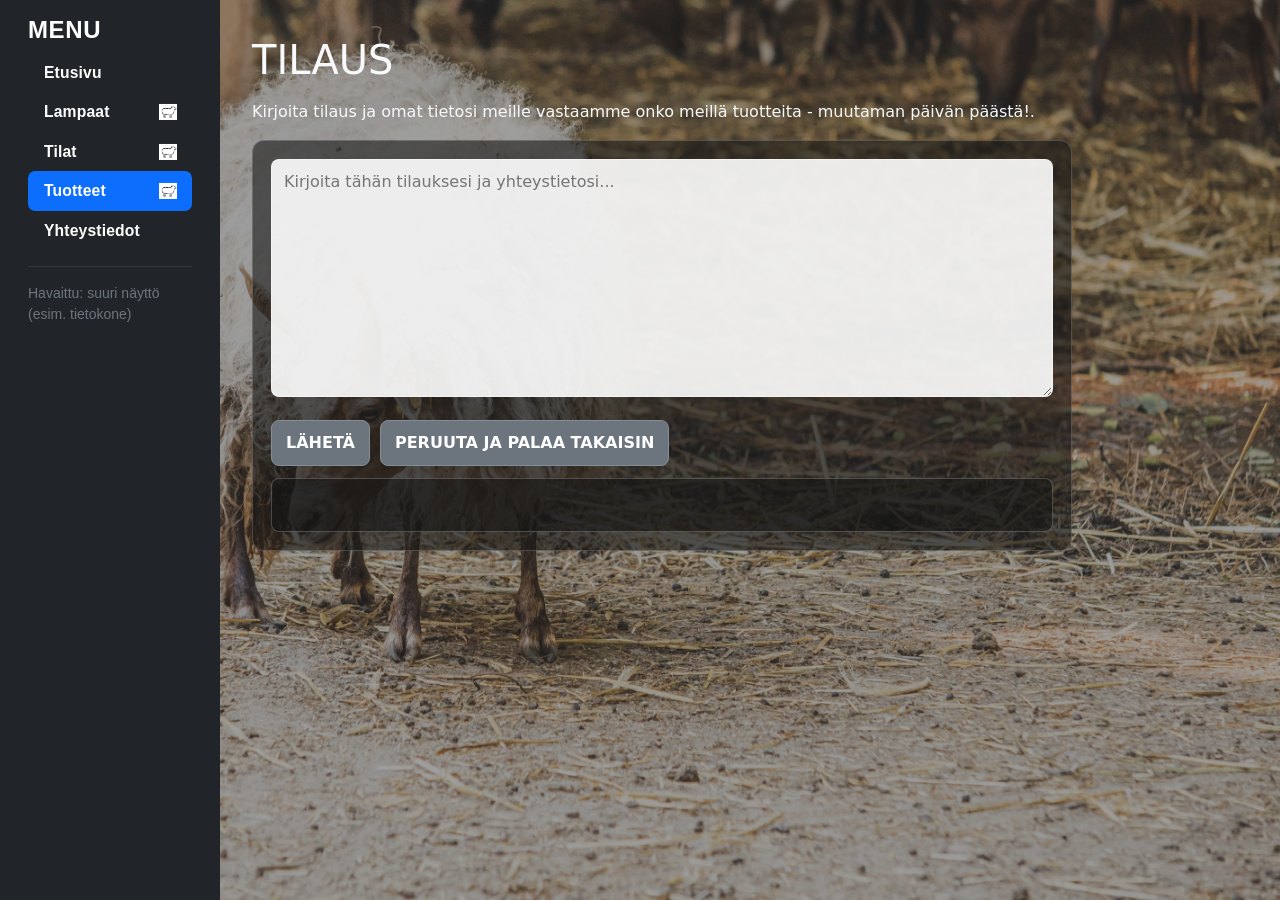
<file: tilaus.html>
﻿<!DOCTYPE html>
<html lang="fi">
<head>
    <meta charset="UTF-8">
    <title>TILAUS - Lammastila HUB</title>
    <meta name="viewport" content="width=device-width, initial-scale=1">
    <link href="https://cdn.jsdelivr.net/npm/bootstrap@5.3.3/dist/css/bootstrap.min.css" rel="stylesheet">
    <link rel="stylesheet" href="style.css">
</head>

<body>
<div class="container-fluid">
    <div class="row flex-nowrap">

        <nav class="col-12 col-md-3 col-lg-2 sidebar bg-dark text-white">
            <div class="p-3">
                <h2 class="fs-4">MENU</h2>

                <ul class="nav nav-pills flex-column mb-auto" id="mainMenu">
                    <li><a href="index.html" class="nav-link text-white">Etusivu</a></li>
                    <li><a href="teema1.html" class="nav-link text-white">
                        Lampaat <img src="LINKKI01.png" class="menu-icon" alt="">
                    </a></li>
                    <li><a href="teema2.html" class="nav-link text-white">
                        Tilat <img src="LINKKI01.png" class="menu-icon" alt="">
                    </a></li>
                    <li><a href="teema3.html" class="nav-link text-white active">
                        Tuotteet <img src="LINKKI01.png" class="menu-icon" alt="">
                    </a></li>
                    <li><a href="yhteystiedot.html" class="nav-link text-white">Yhteystiedot</a></li>
                </ul>

                <hr class="text-secondary">
                <p id="deviceInfo" class="small text-secondary"></p>
            </div>
        </nav>

        <main class="col py-3 content-area">
            <div class="content-inner">
                <h1 class="mb-3">TILAUS</h1>
                <p>Kirjoita tilaus ja omat tietosi meille vastaamme onko meill&auml; tuotteita - muutaman p&auml;iv&auml;n p&auml;&auml;st&auml;!.</p>

                <div class="tilaus-panel mt-3">
                    <textarea id="orderText" class="tilaus-textbox" rows="9" placeholder="Kirjoita t&auml;h&auml;n tilauksesi ja yhteystietosi..."></textarea>

                    <div class="tilaus-actions mt-3">
                        <button id="sendOrderBtn" class="tilaus-btn" type="button">L&Auml;HET&Auml;</button>
                        <button id="cancelOrderBtn" class="tilaus-btn" type="button">PERUUTA JA PALAA TAKAISIN</button>
                    </div>

                    <div id="orderStatus" class="tilaus-status" aria-live="polite"></div>
                </div>
            </div>
        </main>

    </div>
</div>

<script src="https://cdn.jsdelivr.net/npm/bootstrap@5.3.3/dist/js/bootstrap.bundle.min.js"></script>
<script src="script.js"></script>
<script src="tilaus.js"></script>
</body>
</html>
</file>
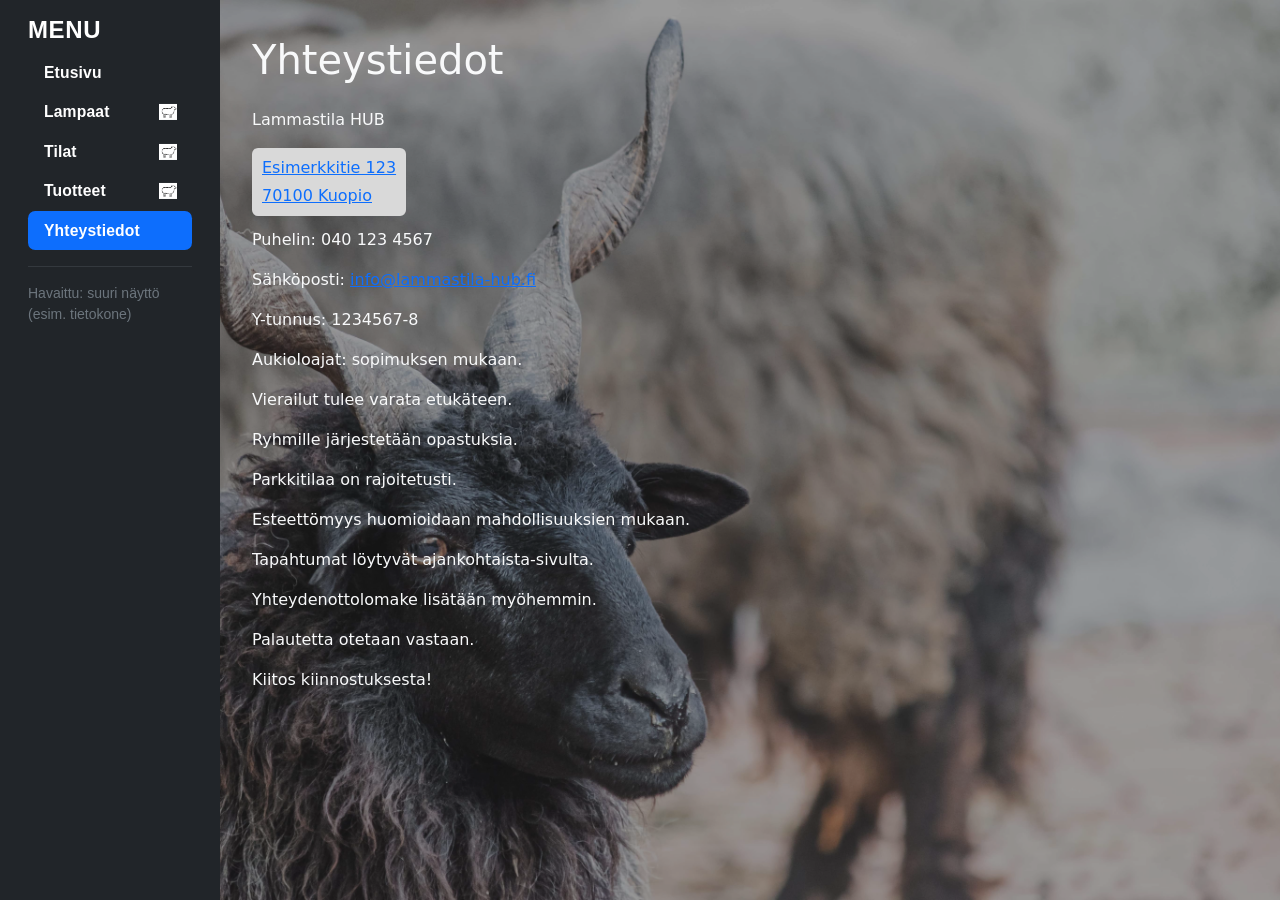
<file: yhteystiedot.html>
﻿<!DOCTYPE html>
<html lang="fi">
<head>
    <meta charset="UTF-8">
    <title>Yhteystiedot - Lammastila HUB</title>
    <meta name="viewport" content="width=device-width, initial-scale=1">
    <link href="https://cdn.jsdelivr.net/npm/bootstrap@5.3.3/dist/css/bootstrap.min.css" rel="stylesheet">
    <link rel="stylesheet" href="style.css">
</head>

<body class="yhteystiedot-bg">
<div class="container-fluid">
    <div class="row flex-nowrap">

        <nav class="col-12 col-md-3 col-lg-2 sidebar bg-dark text-white">
            <div class="p-3">
                <h2 class="fs-4">MENU</h2>

                <ul class="nav nav-pills flex-column mb-auto" id="mainMenu">
                    <li><a href="index.html" class="nav-link text-white">Etusivu</a></li>
                    <li><a href="teema1.html" class="nav-link text-white">
                        Lampaat <img src="LINKKI01.png" class="menu-icon" alt="">
                    </a></li>
                    <li><a href="teema2.html" class="nav-link text-white">
                        Tilat <img src="LINKKI01.png" class="menu-icon" alt="">
                    </a></li>
                    <li><a href="teema3.html" class="nav-link text-white">
                        Tuotteet <img src="LINKKI01.png" class="menu-icon" alt="">
                    </a></li>
                    <li><a href="yhteystiedot.html" class="nav-link text-white active">Yhteystiedot</a></li>
                </ul>

                <hr class="text-secondary">
                <p id="deviceInfo" class="small text-secondary"></p>
            </div>
        </nav>

        <main class="col py-3 content-area">
            <div class="content-inner">

                <h1 class="mb-4">Yhteystiedot</h1>

                <p>Lammastila HUB</p>
                <div style="display: inline-block; background-color: #d9d9d9; padding: 8px 10px; border-radius: 6px; margin-bottom: 12px;">
                    <p style="margin: 0 0 4px 0;">
                        <a href="https://www.google.com/maps/search/?api=1&query=Esimerkkitie+123%2C+70100+Kuopio" target="_blank" rel="noopener noreferrer" style="color: #0d6efd; text-decoration: underline;">
                            Esimerkkitie 123
                        </a>
                    </p>
                    <p style="margin: 0;">
                        <a href="https://www.google.com/maps/search/?api=1&query=Esimerkkitie+123%2C+70100+Kuopio" target="_blank" rel="noopener noreferrer" style="color: #0d6efd; text-decoration: underline;">
                            70100 Kuopio
                        </a>
                    </p>
                </div>

                <p>Puhelin: 040 123 4567</p>
                <p>
                    Sähköposti:
                    <a href="mailto:info@lammastila-hub.fi" style="color: #0d6efd; text-decoration: underline;">
                        info@lammastila-hub.fi
                    </a>
                </p>
                <p>Y-tunnus: 1234567-8</p>

                <p>Aukioloajat: sopimuksen mukaan.</p>
                <p>Vierailut tulee varata etukäteen.</p>
                <p>Ryhmille järjestetään opastuksia.</p>
                <p>Parkkitilaa on rajoitetusti.</p>
                <p>Esteettömyys huomioidaan mahdollisuuksien mukaan.</p>
                <p>Tapahtumat löytyvät ajankohtaista-sivulta.</p>
                <p>Yhteydenottolomake lisätään myöhemmin.</p>
                <p>Palautetta otetaan vastaan.</p>
                <p>Kiitos kiinnostuksesta!</p>

            </div>
        </main>

    </div>
</div>

<script src="https://cdn.jsdelivr.net/npm/bootstrap@5.3.3/dist/js/bootstrap.bundle.min.js"></script>
<script src="script.js"></script>
</body>
</html>
</file>
<file: style.css>
﻿

/* Yhteinen taustakuva kaikille sivuille (paitsi yhteystiedot) */
body {
    margin: 0;
    padding: 0;
    background: url("pixnio-6000x4000.jpg") no-repeat center center fixed;
    background-size: cover;
    font-family: system-ui, -apple-system, BlinkMacSystemFont, "Segoe UI", sans-serif;
}

/* Yhteystiedot-sivun oma taustakuva */
body.yhteystiedot-bg {
    background: url("pixnio-5762x3841.jpg") no-repeat center center fixed !important;
    background-size: cover !important;
}

/* Tumma läpinäkyvä kerros sisällön alle */
.content-area {
    min-height: 100vh;
    background-color: rgba(0, 0, 0, 0.35);
    color: #f8f9fa;
}

/* Täysin responsiivinen tekstialue */
.content-inner {
    width: 100%;
    padding: 20px;
    margin: 0 auto;
}

/* Sivupalkki */
.sidebar {
    min-height: 100vh;
    width: 220px;
    font-family: "Segoe UI", "Segoe UI Variable Text", Tahoma, Geneva, Verdana, sans-serif;
}

.sidebar h2 {
    font-weight: 700;
    letter-spacing: 0.6px;
    text-transform: uppercase;
}

.sidebar .nav-link {
    font-weight: 600;
    font-size: 0.98rem;
    letter-spacing: 0.15px;
}

/* Aktiivinen linkki */
.nav-link.active {
    background-color: #0d6efd;
}

/* Kohdista valikon kuvakkeet samaan pystylinjaan */
#mainMenu .nav-link {
    position: relative;
    padding-right: 8px;
    border-radius: 0.45rem;
    transition: background-color 0.2s ease, color 0.2s ease, transform 0.2s ease, box-shadow 0.2s ease;
}

#mainMenu .nav-link:hover:not(.active) {
    background-color: rgba(255, 255, 255, 0.14);
    color: #ffffff !important;
    transform: translateX(3px);
    box-shadow: inset 0 0 0 1px rgba(255, 255, 255, 0.18);
}

#mainMenu .nav-link:focus-visible {
    outline: 2px solid rgba(255, 255, 255, 0.75);
    outline-offset: 2px;
}

/* Valikon kuvake */
.menu-icon {
    width: 18px;
    height: auto;
    position: absolute;
    right: 15px;
    top: 50%;
    transform: translateY(-50%);
    margin-left: 0;
    vertical-align: middle;
    transition: transform 0.2s ease, opacity 0.2s ease;
}

#mainMenu .nav-link:hover .menu-icon {
    transform: translateY(-50%) scale(1.08);
    opacity: 1;
}

/* Teema3 tilauslinkki */
.order-link {
    color: #0d6efd;
    text-decoration: underline;
    font-family: "Trebuchet MS", "Segoe UI", Tahoma, sans-serif;
    font-weight: 800;
    font-size: 1.35rem;
    letter-spacing: 0.5px;
    display: inline-block;
    background-color: #d3d3d3;
    padding: 6px 10px;
    border-radius: 6px;
}

.order-link:hover {
    color: #4ea1ff;
}

/* Tilaus-sivu */
.tilaus-panel {
    max-width: 820px;
    background: rgba(24, 24, 24, 0.58);
    border: 1px solid rgba(255, 255, 255, 0.18);
    border-radius: 12px;
    padding: 18px;
}

.tilaus-textbox {
    width: 100%;
    min-height: 220px;
    border: 1px solid rgba(255, 255, 255, 0.4);
    background: rgba(255, 255, 255, 0.9);
    color: #111;
    border-radius: 8px;
    padding: 10px 12px;
    resize: vertical;
}

.tilaus-actions {
    display: flex;
    gap: 10px;
    flex-wrap: wrap;
}

.tilaus-btn {
    background: #6c757d;
    color: #fff;
    border: 1px solid #858d94;
    border-radius: 8px;
    padding: 10px 14px;
    font-weight: 700;
    text-transform: uppercase;
}

.tilaus-btn:hover {
    background: #7a838a;
}

.tilaus-status {
    min-height: 54px;
    background: rgba(20, 20, 20, 0.6);
    border: 1px solid rgba(255, 255, 255, 0.22);
    border-radius: 8px;
    padding: 12px;
    margin-top: 12px;
    display: flex;
    align-items: center;
    gap: 10px;
}

.hourglass-spin {
    display: inline-block;
    animation: spin-hourglass 1s linear infinite;
}

@keyframes spin-hourglass {
    from { transform: rotate(0deg); }
    to { transform: rotate(360deg); }
}

/* Mobiilissa valikko kapeammaksi ja kuvake pienemmäksi */
@media (max-width: 767.98px) {
    .sidebar {
        width: 120px !important;
    }
    .sidebar h2 {
        font-size: 1rem;
    }
    .nav-link {
        font-size: 0.8rem;
        padding: 6px 4px;
        padding-right: 4px;
    }
    .menu-icon {
        width: 14px;
        right: 13px;
    }

    .order-link {
        font-size: 1.15rem;
    }

}
</file>
